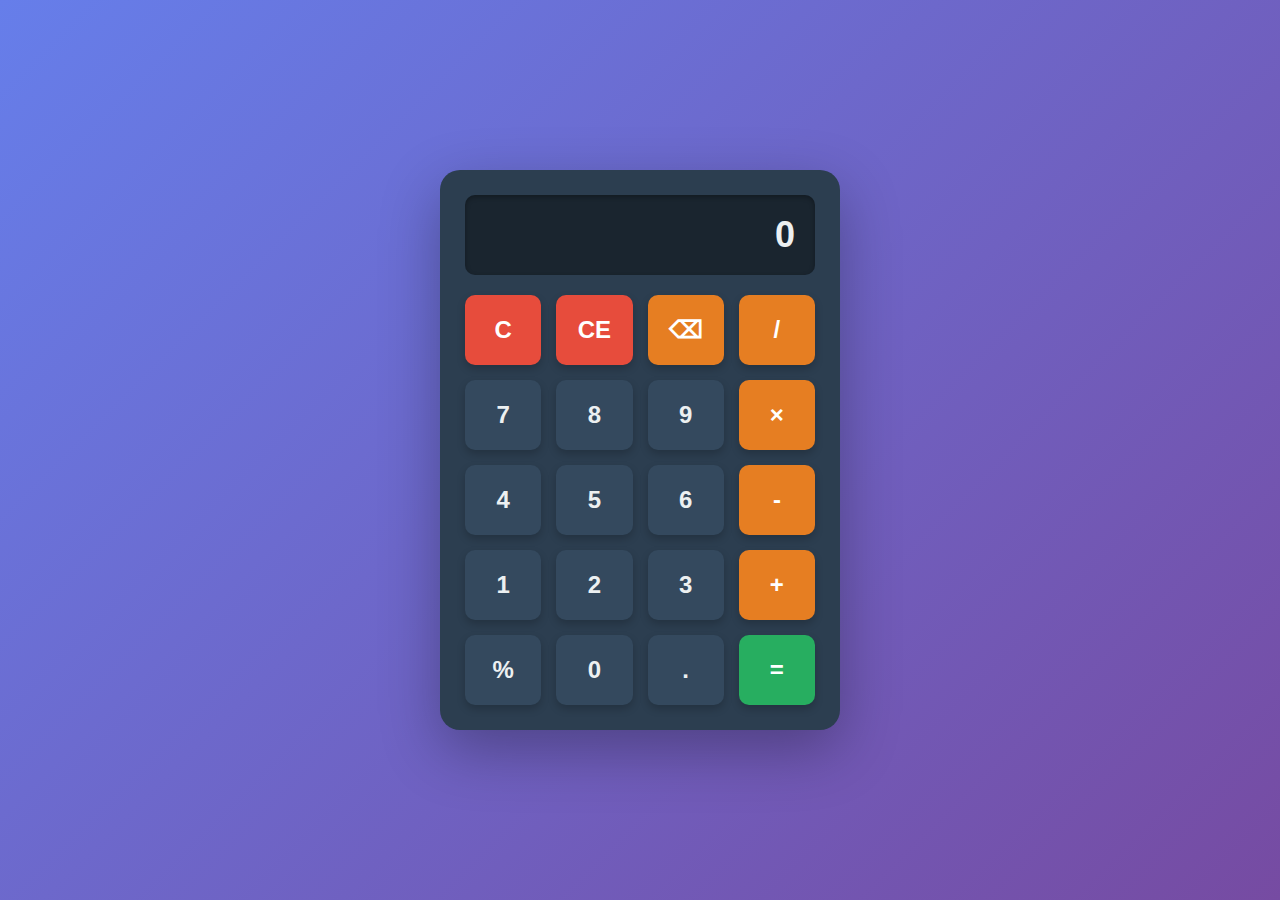
<file: Calculator/index.html>
<!DOCTYPE html>
<html lang="en">
<head>
    <meta charset="UTF-8">
    <meta name="viewport" content="width=device-width, initial-scale=1.0">
    <title>Basic Calculator</title>
    <link rel="stylesheet" href="calculator.css">
</head>
<body>
    <div class="calculator-container">
        <div class="calculator">
            <div class="display">
                <input type="text" id="display" readonly value="0">
            </div>
            <div class="buttons">
                <button class="btn clear" onclick="clearDisplay()">C</button>
                <button class="btn clear" onclick="clearEntry()">CE</button>
                <button class="btn operator" onclick="deleteLast()">⌫</button>
                <button class="btn operator" onclick="appendOperator('/')">/</button>
                
                <button class="btn number" onclick="appendNumber('7')">7</button>
                <button class="btn number" onclick="appendNumber('8')">8</button>
                <button class="btn number" onclick="appendNumber('9')">9</button>
                <button class="btn operator" onclick="appendOperator('*')">×</button>
                
                <button class="btn number" onclick="appendNumber('4')">4</button>
                <button class="btn number" onclick="appendNumber('5')">5</button>
                <button class="btn number" onclick="appendNumber('6')">6</button>
                <button class="btn operator" onclick="appendOperator('-')">-</button>
                
                <button class="btn number" onclick="appendNumber('1')">1</button>
                <button class="btn number" onclick="appendNumber('2')">2</button>
                <button class="btn number" onclick="appendNumber('3')">3</button>
                <button class="btn operator" onclick="appendOperator('+')">+</button>
                
                <button class="btn number zero">%</button>
                <button class="btn number zero" onclick="appendNumber('0')">0</button>
                <button class="btn number" onclick="appendDecimal()">.</button>
                <button class="btn equals" onclick="calculate()">=</button>
            </div>
        </div>
    </div>
    <script src="calculator.js"></script>
</body>
</html>
</file>
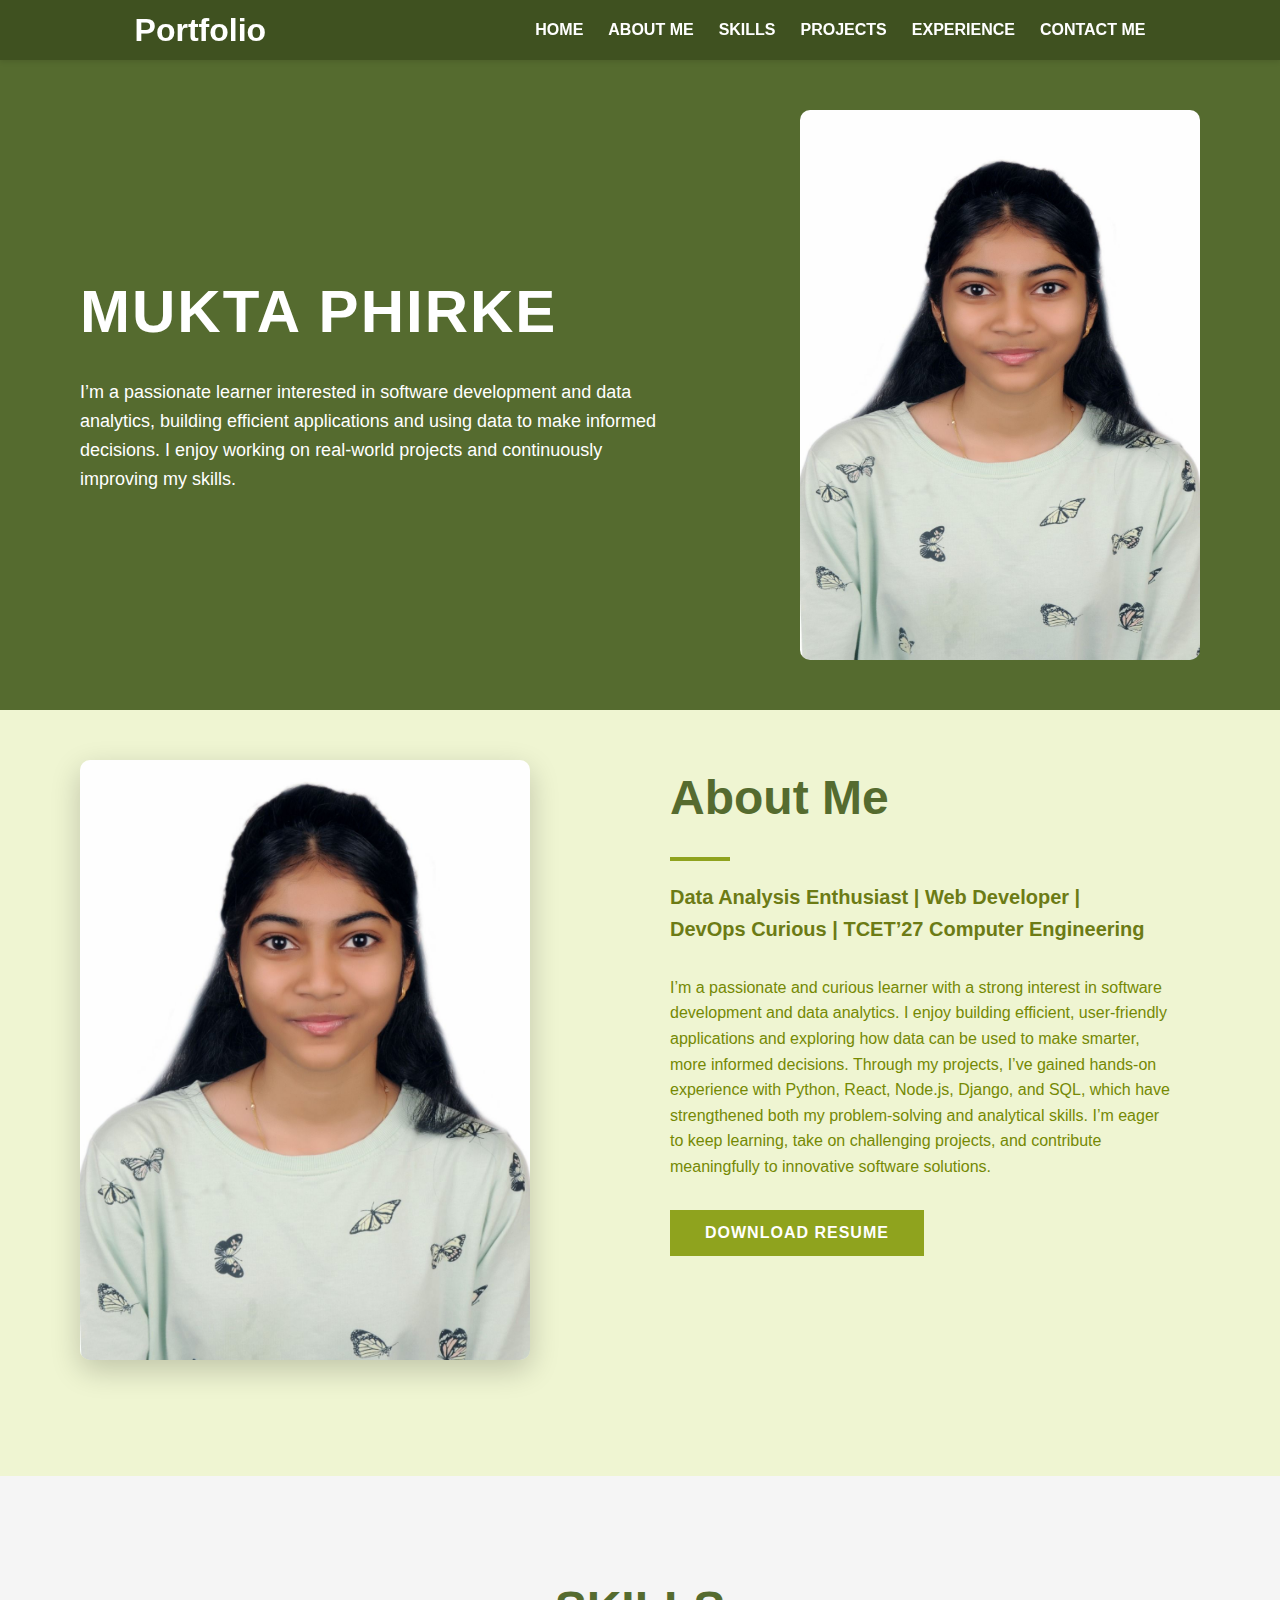
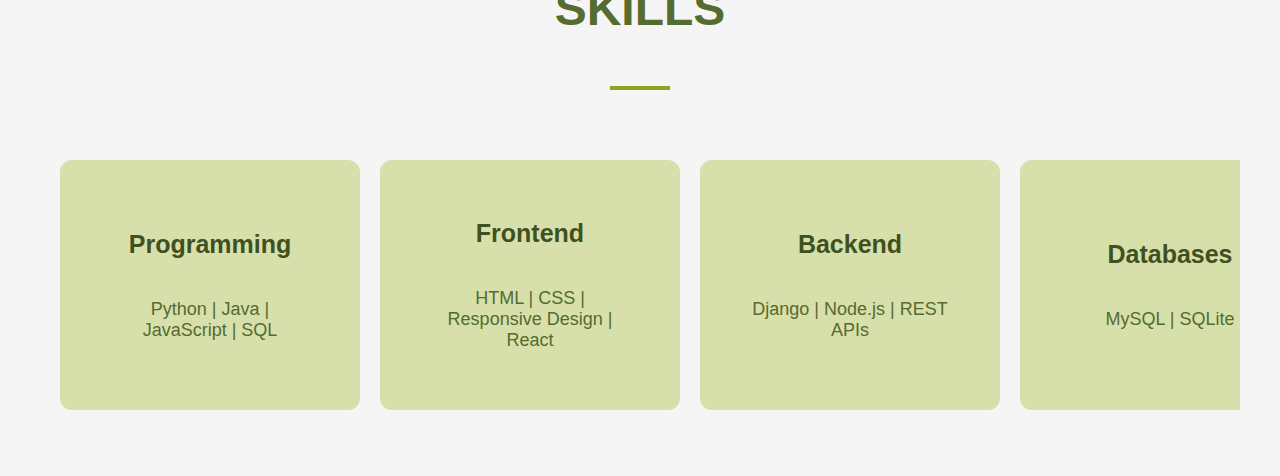
<file: Portfolio/index.html>
<!DOCTYPE html>
<html lang="en">

<head>
    <meta charset="UTF-8">
    <meta name="viewport" content="width=device-width, initial-scale=1.0">
    <title>Portfolio</title>
    <link rel="stylesheet" href="styles.css">
</head>

<body>
        <div class="nav">
            <div class="left-nav">
                <h1>Portfolio</h1>
            </div>
            <div class="right-nav">
                <a href="#home" class="nav-link">HOME</a>
                <a href="#About" class="nav-link">ABOUT ME</a>
                <a href="#Skill" class="nav-link">SKILLS</a>
                <a href="#home" class="nav-link">PROJECTS</a>
                <a href="#home" class="nav-link">EXPERIENCE</a>
                <a href="#home" class="nav-link">CONTACT ME</a>
            </div>
        </div>

    <section id="home" class="home">
        <div class="main">
            <div class="main-content">
                <h1>MUKTA PHIRKE</h1>
                <p>I’m a passionate learner interested in software development and data analytics, building efficient
                    applications and using data to make informed decisions. I enjoy working on real-world projects and
                    continuously improving my skills.</p>
            </div>
            <div class="profile">
                <img src="Image.jpg" alt="">
            </div>
        </div>
    </section>

    <section id="About" class="About-me">
        <div class="about-content">
            <div class="about">
                <div class="about-img">
                    <img src="Image.jpg" alt="">
                </div>
                <div class="about-me">
                    <h1>About Me</h1>
                    <div class="title-underline"></div>
                    <h3>Data Analysis Enthusiast | Web Developer | <br> DevOps Curious | TCET’27 Computer Engineering
                    </h3>
                    <p>I’m a passionate and curious learner with a strong interest in software development and data
                        analytics. I enjoy
                        building efficient, user-friendly applications and exploring how data can be used to make
                        smarter,
                        more informed
                        decisions. Through my projects, I’ve gained hands-on experience with Python, React, Node.js,
                        Django,
                        and SQL,
                        which have strengthened both my problem-solving and analytical skills. I’m eager to keep
                        learning,
                        take on
                        challenging projects, and contribute meaningfully to innovative software solutions.</p>
                    <button class="btn-primary">DOWNLOAD RESUME</button>
                </div>
            </div>
        </div>
    </section>

    <section id="Skill">
        <div class="skills">
            <h1>SKILLS</h1>
            <div class="title-underline"></div>
            <div class="skills-content">
                <div class="skill-box">
                    <h3>Programming</h3>
                    <p>Python | Java | JavaScript | SQL</p>
                </div>

                <div class="skill-box">
                    <h3>Frontend</h3>
                    <p>HTML | CSS | Responsive Design | React</p>
                </div>

                <div class="skill-box">
                    <h3>Backend</h3>
                    <p>Django | Node.js | REST APIs</p>
                </div>

                <div class="skill-box">
                    <h3>Databases</h3>
                    <p>MySQL | SQLite</p>
                </div>

                <div class="skill-box">
                    <h3>Tools</h3>
                    <p>Git | GitHub | VS Code</p>
                </div>

                <div class="skill-box">
                    <h3>Core CS</h3>
                    <p>DSA | OOP | DBMS | Networks</p>
                </div>
            </div>
        </div>
    </section>
</body>

</html>
</file>
<file: Calculator/calculator.css>
* {
    margin: 0;
    padding: 0;
    box-sizing: border-box;
}

body {
    font-family: 'Arial', sans-serif;
    background: linear-gradient(135deg, #667eea 0%, #764ba2 100%);
    min-height: 100vh;
    display: flex;
    justify-content: center;
    align-items: center;
    padding: 20px;
}

.calculator-container {
    display: flex;
    justify-content: center;
    align-items: center;
    width: 100%;
}

.calculator {
    background-color: #2c3e50;
    border-radius: 20px;
    padding: 25px;
    box-shadow: 0 20px 60px rgba(0, 0, 0, 0.3);
    max-width: 400px;
    width: 100%;
}

.display {
    margin-bottom: 20px;
}

#display {
    width: 100%;
    height: 80px;
    background-color: #1a252f;
    border: none;
    border-radius: 10px;
    color: #ecf0f1;
    font-size: 36px;
    text-align: right;
    padding: 0 20px;
    font-weight: bold;
    box-shadow: inset 0 2px 5px rgba(0, 0, 0, 0.3);
}

.buttons {
    display: grid;
    grid-template-columns: repeat(4, 1fr);
    gap: 15px;
}

.btn {
    height: 70px;
    border: none;
    border-radius: 10px;
    font-size: 24px;
    font-weight: bold;
    cursor: pointer;
    transition: all 0.2s ease;
    box-shadow: 0 4px 8px rgba(0, 0, 0, 0.2);
}

.btn:hover {
    transform: translateY(-2px);
    box-shadow: 0 6px 12px rgba(0, 0, 0, 0.3);
}

.btn:active {
    transform: translateY(0);
    box-shadow: 0 2px 4px rgba(0, 0, 0, 0.2);
}

.btn.number {
    background-color: #34495e;
    color: #ecf0f1;
}

.btn.number:hover {
    background-color: #3d566e;
}

.btn.operator {
    background-color: #e67e22;
    color: #ffffff;
}

.btn.operator:hover {
    background-color: #f39c12;
}

.btn.clear {
    background-color: #e74c3c;
    color: #ffffff;
}

.btn.clear:hover {
    background-color: #c0392b;
}

.btn.equals {
    background-color: #27ae60;
    color: #ffffff;
    grid-column: span 1;
}

.btn.equals:hover {
    background-color: #2ecc71;
}

.btn.zero {
    grid-column: span 1;
}

/* Responsive design */
@media (max-width: 480px) {
    .calculator {
        padding: 15px;
    }
    
    #display {
        height: 60px;
        font-size: 28px;
    }
    
    .btn {
        height: 60px;
        font-size: 20px;
    }
    
    .buttons {
        gap: 10px;
    }
}
</file>
<file: Portfolio/styles.css>
*

/* CSS Boilerplate */
* {
    margin: 0;
    padding: 0;
    box-sizing: border-box;
}

body {
    font-family: Arial, sans-serif;
    height: 100%;
    width: 100%;
    background-color: #f5f5f5;
}

.nav {
    display: flex;
    align-items: center;
    justify-content: space-around;
    background-color: #3f5120;
    box-shadow: 0 2px 5px rgba(0, 0, 0, 0.1);
    color: white;
    height: 60px;
    width: full;
    position: sticky;
    top: 0;
    z-index: 1000;
}

.right-nav {
    display: flex;
    align-items: center;
    direction: row;
    gap: 25px;
}

.nav-link {
    color: white;
    text-decoration: none;
    font-size: 16px;
    font-weight: 600;
    transition: 0.3s ease;
}

.main {
    display: flex;
    justify-content: space-around;
    align-items: center;
    background-color: #556B2F;
    height: 650px;
    width: full;
    padding: 20px;
}

.main-content h1 {
    font-size: 60px;
    font-weight: 700;
    margin-bottom: 30px;
    letter-spacing: 2px;
    line-height: 1.2;
    color: white;
}

.main-content p {
    font-size: 18px;
    max-width: 600px;
    margin-top: 16px;
    color: white;
    line-height: 1.6;
}

.profile img {
    height: 550px;
    width: 400px;
    display: flex;
    justify-content: flex-end;
    border-radius: 10px;
}

.about-content {
    background-color: #eff5d2;
    padding: 20px 0;
    position: relative;
}

.about {
    max-width: 1200px;
    margin: 0 auto;
    padding: 0 40px;
    display: grid;
    grid-template-columns: 1fr 1fr;
    gap: 60px;
    align-items: start;
    margin-top: 30px;
    background-color: #EFF5D2;
}

.about-img {
    height: 600px;
    width: 450px;
    display: flex;
    justify-content: flex-start;
    border-radius: 10px;
}

.about-img img {
    width: 100%;
    height: 100%;
    border-radius: 10px;
    object-fit: cover;
    box-shadow: 0 10px 30px rgba(0, 0, 0, 0.2);
}

.about-me {
    display: flex;
    flex-direction: column;
    max-width: 500px;
    margin-bottom: 200px;
    line-height: 1.6;
    gap: 10px;
}

.about-me h1 {
    font-size: 48px;
    font-weight: 700;
    display: flex;
    margin-bottom: 10px;
    color: #556B2F;
}

.title-underline {
    width: 60px;
    height: 4px;
    background-color: #8fa31e;
    margin-bottom: 10px;
}

.about-me h3 {
    font-size: 20px;
    color: #6c7b15;
    margin-bottom: 20px;
}

.about-me p {
    font-size: 16px;
    color: #758904;
}

.btn-primary {
    background-color: #8fa31e;
    color: white;
    border: none;
    padding: 14px 35px;
    font-size: 16px;
    font-weight: 600;
    cursor: pointer;
    transition: background-color 0.3s ease, transform 0.2s ease;
    text-transform: uppercase;
    letter-spacing: 1px;
    width: fit-content;
    margin-top: 20px;
}

.btn-primary:hover {
    background-color: #c6d870;
    color: #556b2f;
    transform: translateY(-2px);
}

.skills {
    padding: 0 40px;
    display: flex;
    align-items: center;
    justify-content: center;
    flex-direction: column;
    height: 550px;
    margin-top: 50PX;
    gap: 20px;
    font-family: Arial, Helvetica, sans-serif;
}

.skills h1 {
    font-size: 48px;
    font-weight: 700;
    margin-bottom: 30px;
    color: #556B2F;
}

.skill-box {
    min-width: 300px;
    height: 250px;
    display: flex;
    flex-direction: column;
    align-items: center;
    justify-content: center;
    gap: 40px;
    background-color: #d7e0ab;
    border-radius: 12px;
    flex-shrink: 0;
    /* prevents shrinking */
    padding: 10px;
    margin-top: 20px;
    transition: transform 0.3s ease, box-shadow 0.3s ease, background-color 0.3s ease;
}

.skill-box:hover {
    transform: translateY(-5px);
    background-color: #c6d870;
    box-shadow: 0 10px 25px rgba(85, 107, 47, 0.2);
}

.skill-box h3 {
    font-size: 25px;
    color: #3f5120;
}

.skill-box p {
    max-width: 200px;
    text-align: center;
    font-size: 18px;
    color: #556b2f;
}

.skills-content {
    display: flex;
    gap: 20px;
    padding: 20px;
    width: 100%;
    height: 300px;
    overflow-x: auto;
    overflow-y: hidden;
    scroll-behavior: smooth;
    scrollbar-width: none;
}

.skills-content::-webkit-scrollbar {
    display: none;
}

.projects{
    padding: 0 40px;
    min-height: 600px;
    display: flex;
    justify-content: center;
    flex-direction: column;
    align-items:center;
    gap: 30px;
    background-color: white;
}

.project-grid {
    display: grid;
    grid-template-columns: repeat(3, 1fr);
    gap: 30px;
    margin-top: 50px;
    width: 100%;
}


.project-card {
    background-color: #eff5d2;
    border-radius: 8px;
    overflow: hidden;
    transition: transform 0.3s ease, box-shadow 0.3s ease;
}

.project-card:hover {
    transform: translateY(-5px);
    box-shadow: 0 10px 25px rgba(85, 107, 47, 0.2);
}

.proj-img {
    width: 100%;
    height: 250px;
    background-color: #c6d870;
    display: flex;
    align-items: center;
    justify-content: center;
}

.proj-info{
    padding: 15px;
} 

.proj-info h3{
    font-size: 18px;
    color: #556b2f;
    font-weight: 600;
    margin-bottom: 8px;
}

.proj-info p{
    font-size: 14px;
    color: #758904;
}
</file>
